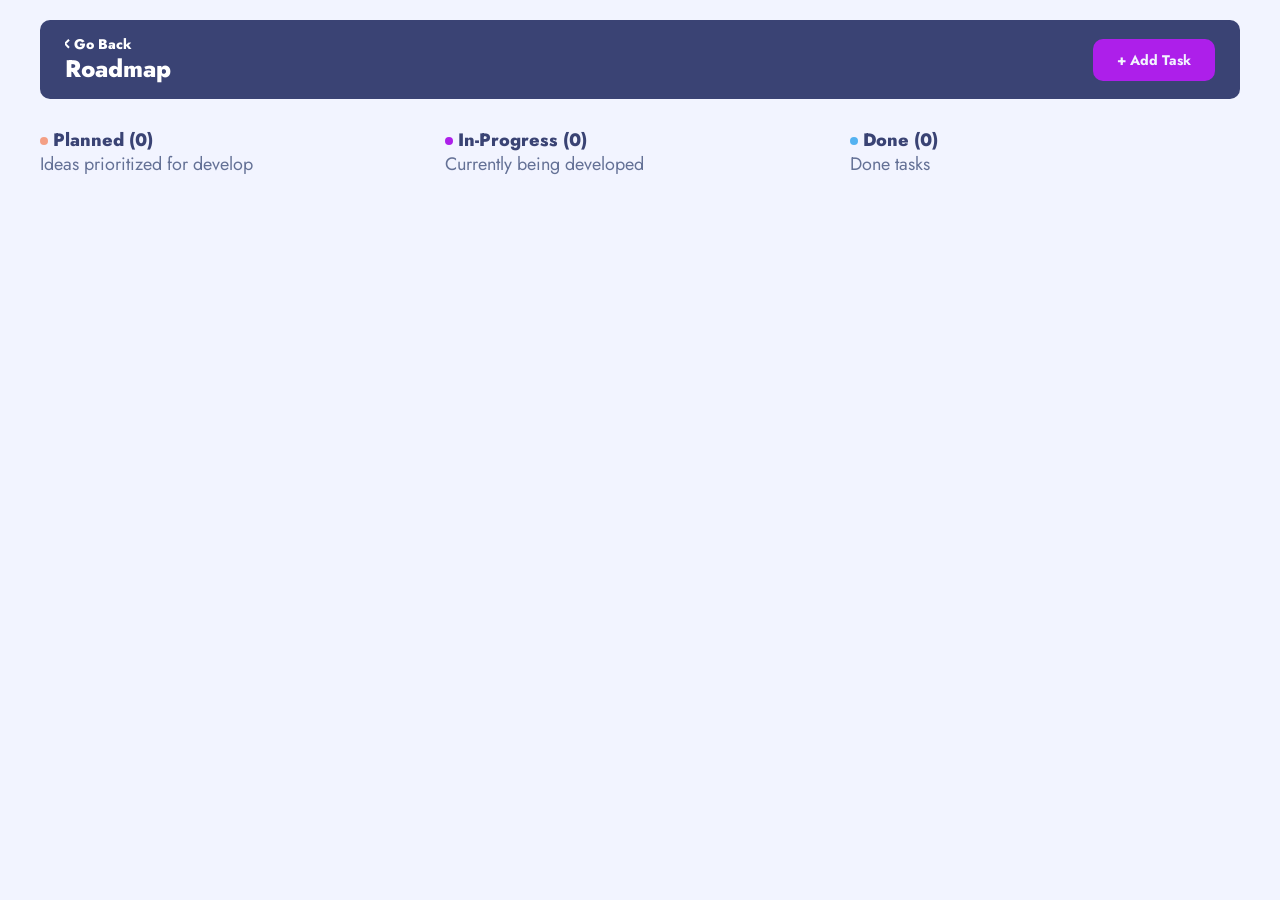
<file: index.html>
<!DOCTYPE html>
<html lang="en">

<head>
  <meta charset="UTF-8">
  <meta name="viewport" content="width=device-width, initial-scale=1.0">

  <link rel="icon" type="image/png" sizes="32x32" href="./assets/favicon-32x32.png">
  <link rel="preconnect" href="https://fonts.googleapis.com">
  <link rel="preconnect" href="https://fonts.gstatic.com" crossorigin>
  <link href="https://fonts.googleapis.com/css2?family=Jost:ital,wght@0,100..900;1,100..900&display=swap" rel="stylesheet">
  <link rel="stylesheet" href="./styles/main.css">

  <title>Frontend Mentor | Product feedback app</title>
</head>

<body>
  <div class="container">
    <div class="board">
      <header class="toolbar">
        <div class="toolbar__title board__header">
          <a href="#" class="goback goback--white">
            <svg width="5" height="10" viewBox="0 0 5 10" fill="none" xmlns="http://www.w3.org/2000/svg" class="goback__icon">
              <path d="M4 8.70703L0 4.70703L4 0.707031" stroke-width="2" stroke="white"/>
            </svg>
            Go Back
          </a>
          <h1 class="toolbar__title-text">Roadmap</h1>
        </div>
        <button class="toolbar__button button-add">
          + Add Task
        </button>
      </header>
      <main class="board__content tasks">
        <div class="tasks__title">
          <div class="tasks__title-planned">
            <h3 class="tasks__title-primary"><span class="dot planned"></span>Planned (<span id="planned-counter">0</span>)</h3>
            <h4 class="tasks__title-secondary">Ideas prioritized for develop</h4>
          </div>
          <div class="tasks__title-progress">
            <h3 class="tasks__title-primary"><span class="dot progress"></span>In-Progress (<span id="progress-counter">0</span>)</h3>
            <h4 class="tasks__title-secondary">Currently being developed</h4>
          </div>
          <div class="tasks__title-done">
            <h3 class="tasks__title-primary"><span class="dot done"></span>Done (<span id="done-counter">0</span>)</h3>
            <h4 class="tasks__title-secondary">Done tasks</h4>
          </div>
        </div>
        <div class="tasks__lists">
          <ul class="tasks-planned tasks__list" id="tasks-planned">
          </ul>
          <ul class="tasks-progress tasks__list" id="tasks-progress">
          </ul>
          <ul class="tasks-done tasks__list" id="tasks-done">
          </ul>
        </div>
      </main>
    </div>
  </div>
  <script src="./scripts/renderTasks.js"></script>
  <script src="./scripts/deleteTask.js"></script>
   <script src="./scripts/boardBtnsListeners.js"></script>
</body>
<html
</file>
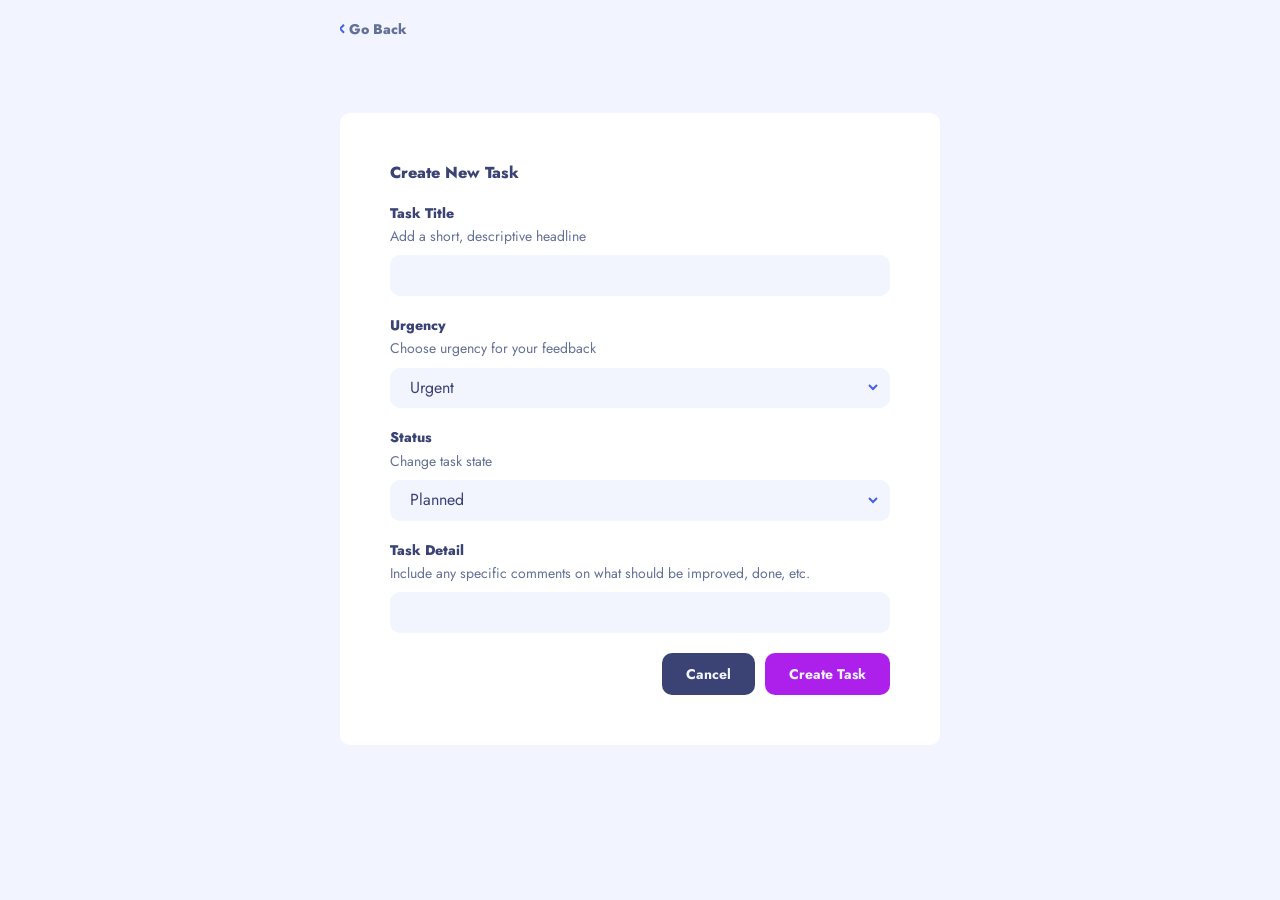
<file: task-new.html>
<!DOCTYPE html>
<html lang="en">

<head>
  <meta charset="UTF-8">
  <meta name="viewport" content="width=device-width, initial-scale=1.0">

  <link rel="icon" type="image/png" sizes="32x32" href="./assets/favicon-32x32.png">
  <link rel="preconnect" href="https://fonts.googleapis.com">
  <link rel="preconnect" href="https://fonts.gstatic.com" crossorigin>
  <link href="https://fonts.googleapis.com/css2?family=Jost:ital,wght@0,100..900;1,100..900&display=swap" rel="stylesheet">
  <link rel="stylesheet" href="./styles/main.css">

  <title>Frontend Mentor | Product feedback app</title>
</head>

<body>
  <div class="container">
    <div class="form-container">
      <a href="https://kozakevichvitaliy.github.io/Hillel-homework-32/" class="goback">
        <svg width="5" height="10" viewBox="0 0 5 10" fill="none" xmlns="http://www.w3.org/2000/svg" class="goback__icon">
          <path d="M4 8.70703L0 4.70703L4 0.707031" stroke-width="2" stroke="#4661E6"/>
        </svg>
        Go Back
      </a>
      <form class="new-task__form form" id="new-task" type="submit">
        <h3 class="form__title">Create New Task</h3>
        <div class="form__input-area">
          <label for="title" class="form__label">
            <span class="form__label-primary">Task Title</span>
            <span class="form__label-secondary">Add a short, descriptive headline</span>
          </label>
          <input type="text" name="title" id="title" required>
        </div>
        <div class="form__input-area">
          <label for="urgency" class="form__label">
            <span class="form__label-primary">Urgency</span>
            <span class="form__label-secondary">Choose urgency for your feedback</span>
          </label>
          <select name="urgency" required id="urgency">
            <option value="urgent">Urgent</option>
            <option value="not-urgent">Not urgent </option>
            <option value="for-feature">For the feature</option>
          </select>
        </div>
        <div class="form__input-area">
          <label for="status" class="form__label">
            <span class="form__label-primary">Status</span>
            <span class="form__label-secondary">Change task state</span>
          </label>
          <select name="status" required id="status">
            <option value="planned">Planned</option>
            <option value="progress">In-Progress</option>
            <option value="done">Done</option>
          </select>
        </div>
        <div class="form__input-area">
          <label for="detail" class="form__label">
            <span class="form__label-primary">Task Detail</span>
            <span class="form__label-secondary">Include any specific comments on what should be improved, done, etc.</span>
          </label>
          <input type="text" name="detail" required id="detail">
        </div>
        <div class="form__button">
          <button class="form__button button-cancel">Cancel</button>
          <button type="submit" class="form__button button-add">Create Task</button>
        </div>
      </form>
    </div>
  </div>
  <script src="./scripts/postUpdateTask.js"></script>
  <script src="./scripts/formBtnsListeners.js"></script>
</body>
<html
</file>
<file: styles/main.css>
*, *::before, *::after {
  box-sizing: border-box;
}

html, body, div, span, applet, object, iframe,
h1, h2, h3, h4, h5, h6, p, blockquote, pre,
a, abbr, acronym, address, big, cite, code,
del, dfn, em, img, ins, kbd, q, s, samp,
small, strike, strong, sub, sup, tt, var,
b, u, i, center,
dl, dt, dd, ol, ul, li,
fieldset, form, label, legend,
table, caption, tbody, tfoot, thead, tr, th, td,
article, aside, canvas, details, embed,
figure, figcaption, footer, header, hgroup,
menu, nav, output, ruby, section, summary,
time, mark, audio, video {
  margin: 0;
  padding: 0;
  border: 0;
  font-size: 100%;
  font: inherit;
  vertical-align: baseline;
}

/* HTML5 display-role reset for older browsers */
article, aside, details, figcaption, figure,
footer, header, hgroup, menu, nav, section {
  display: block;
}

body {
  line-height: 1;
}

ol, ul {
  list-style: none;
}

blockquote, q {
  quotes: none;
}

blockquote:before, blockquote:after,
q:before, q:after {
  content: "";
  content: none;
}

table {
  border-collapse: collapse;
  border-spacing: 0;
}

img, picture, video, canvas, svg {
  display: block;
  max-width: 100%;
}

/* 7. Inherit fonts for form controls */
input, button, textarea, select {
  font: inherit;
}

body {
  font-family: "Jost", sans-serif;
  font-size: 16px;
  line-height: 1.3;
  color: #647196;
  background-color: #F2F4FF;
}

.container {
  padding: 20px 40px;
}
@media (max-width: 440px) {
  .container {
    padding: 20px 20px;
  }
}
@media (max-width: 410px) {
  .container {
    padding: 20px 10px;
  }
}

.hide-tablet {
  display: block;
}
@media (max-width: 768px) {
  .hide-tablet {
    display: none;
  }
}

.form-container {
  margin: 0 auto;
  max-width: 600px;
}

.goback {
  display: block;
  font-size: 14px;
  font-weight: 800;
  color: #647196;
  text-decoration: none;
}
.goback__icon {
  display: inline-block;
}
.goback--white {
  color: #ffffff;
}
.goback:hover {
  text-decoration: underline;
}

.planned {
  background-color: #F49F85;
}

.progress {
  background-color: #AD1FEA;
}

.done {
  background-color: #54b2f1;
}

.toolbar {
  display: grid;
  grid-template-columns: 1fr auto;
  align-items: center;
  padding: 15px 25px;
  background-color: #3A4374;
  border-radius: 10px;
}
.toolbar__title {
  display: flex;
  flex-direction: column;
  align-items: flex-start;
}
.toolbar__title-text {
  font-weight: 800;
  font-size: 24px;
  color: #ffffff;
}

.tag {
  display: inline-block;
  color: #4661E6;
  font-size: 13px;
  font-weight: 700;
  background-color: #F2F4FF;
  border-radius: 10px;
  border: none;
  padding: 6px 16px;
  cursor: pointer;
}
.tag--active {
  background-color: #4661E6;
  color: #FFFFFF;
}
.tag:hover {
  background-color: #CFD7FF;
}

.dot {
  display: inline-block;
  margin-right: 5px;
  width: 8px;
  height: 8px;
  border-radius: 50%;
}

input {
  padding: 10px 20px;
  width: 100%;
  background-color: #F2F4FE;
  border: none;
  border-radius: 10px;
  color: #3A4374;
  cursor: pointer;
}
input::-moz-placeholder {
  transform: translateY(-10px);
}
input::placeholder {
  transform: translateY(-10px);
}

select {
  padding: 10px 20px;
  width: 100%;
  background-color: #F2F4FE;
  border: none;
  border-radius: 10px;
  color: #3A4374;
  -webkit-appearance: none;
     -moz-appearance: none;
          appearance: none;
  cursor: pointer;
  background-image: url("../../assets/shared/icon-arrow-down.svg");
  background-repeat: no-repeat;
  background-position: right 12px center;
}
select::picker(select) {
  -webkit-appearance: base-select;
     -moz-appearance: base-select;
          appearance: base-select;
}

button {
  padding: 12px 24px;
  border-radius: 10px;
  border: 0;
  font-size: 14px;
  font-weight: 700;
  color: #F2F4FE;
  cursor: pointer;
}
button.button-delete {
  background-color: #D73737;
}
button.button-delete:hover {
  background-color: #E98888;
}
button.button-update {
  background-color: #5dde6e;
}
button.button-update:hover {
  background-color: #78c382;
}
button.button-cancel {
  background-color: #3A4374;
}
button.button-cancel:hover {
  background-color: #656EA3;
}
button.button-add {
  background-color: #AD1FEA;
}
button.button-add:hover {
  background-color: #C75AF6;
}

.form {
  background-color: #ffffff;
  border-radius: 10px;
  margin-top: 75px;
  padding: 50px 50px;
  display: grid;
  grid-template-columns: 1fr;
  gap: 20px;
}
@media (max-width: 440px) {
  .form {
    padding: 50px 20px;
  }
}
.form__title {
  font-weight: 800;
  font-style: 24px;
  color: #3A4374;
}
.form__label {
  display: flex;
  flex-direction: column;
  gap: 5px;
  margin-bottom: 10px;
}
.form__label-primary {
  color: #3A4374;
  font-weight: 800;
  font-size: 14px;
}
.form__label-secondary {
  color: #647196;
  font-weight: 400;
  font-size: 14px;
}
.form__button {
  display: flex;
  gap: 10px;
  justify-content: end;
}
@media (max-width: 440px) {
  .form__button {
    flex-direction: column;
  }
}
.form__button-delete {
  background-color: #D73737;
  margin-right: auto;
}
.form__button-delete:hover {
  background-color: #E98888;
}
@media (max-width: 440px) {
  .form__button-delete {
    margin-right: 0;
  }
}
.form__button-cancel {
  background-color: #3A4374;
}
.form__button-cancel:hover {
  background-color: #656EA3;
}
.form__button-add {
  background-color: #AD1FEA;
}
.form__button-add:hover {
  background-color: #C75AF6;
}

.card {
  border-radius: 10px;
  background-color: #fff;
}
.card__marker {
  border-top-left-radius: 10px;
  border-top-right-radius: 10px;
  width: 100%;
  height: 6px;
}
.card__content {
  padding: 30px 20px 20px;
  display: flex;
  flex-direction: column;
  gap: 15px;
}
.card__marker-title {
  color: #647196;
  font-size: 16px;
  font-weight: 400;
}
.card__title {
  color: #3A4374;
  font-size: 18px;
  font-weight: 800;
}
.card__text {
  color: #647196;
  font-size: 16px;
  font-weight: 400;
  margin-bottom: 15px;
}
.card__tag {
  margin-right: auto;
  display: flex;
  align-items: center;
}
.card__tag span {
  display: inline-block;
  margin-left: 5px;
  color: #3A4374;
}
.card__secondary {
  display: flex;
  justify-content: space-between;
}
.card__comments {
  display: flex;
  align-items: center;
}
.card__comments-number {
  display: inline-block;
  margin-left: 10px;
  color: #3A4374;
  font-size: 16px;
  font-weight: 800;
}
.card__control {
  display: flex;
  justify-content: space-between;
  gap: 10px;
}

.mobile-menu {
  display: none;
}
.mobile-menu.show {
  display: block;
}

.board {
  display: grid;
  grid-template-rows: auto 1fr;
  gap: 30px;
}
.board__content {
  display: grid;
  grid-template-rows: auto 1fr;
  gap: 10px;
}
.board .tasks__title {
  display: grid;
  grid-template-columns: repeat(auto-fit, minmax(350px, 1fr));
  gap: 15px;
}
.board .tasks__title-primary {
  display: flex;
  align-items: center;
  font-size: 18px;
  font-weight: 800;
  color: #3A4374;
}
.board .tasks__title-secondary {
  font-size: 18px;
  font-weight: 400;
  color: #647196;
}
.board .tasks__lists {
  display: grid;
  grid-template-columns: repeat(auto-fit, minmax(350px, 1fr));
  gap: 15px;
}
.board .tasks__list {
  display: flex;
  flex-direction: column;
  gap: 15px;
}/*# sourceMappingURL=main.css.map */
</file>
